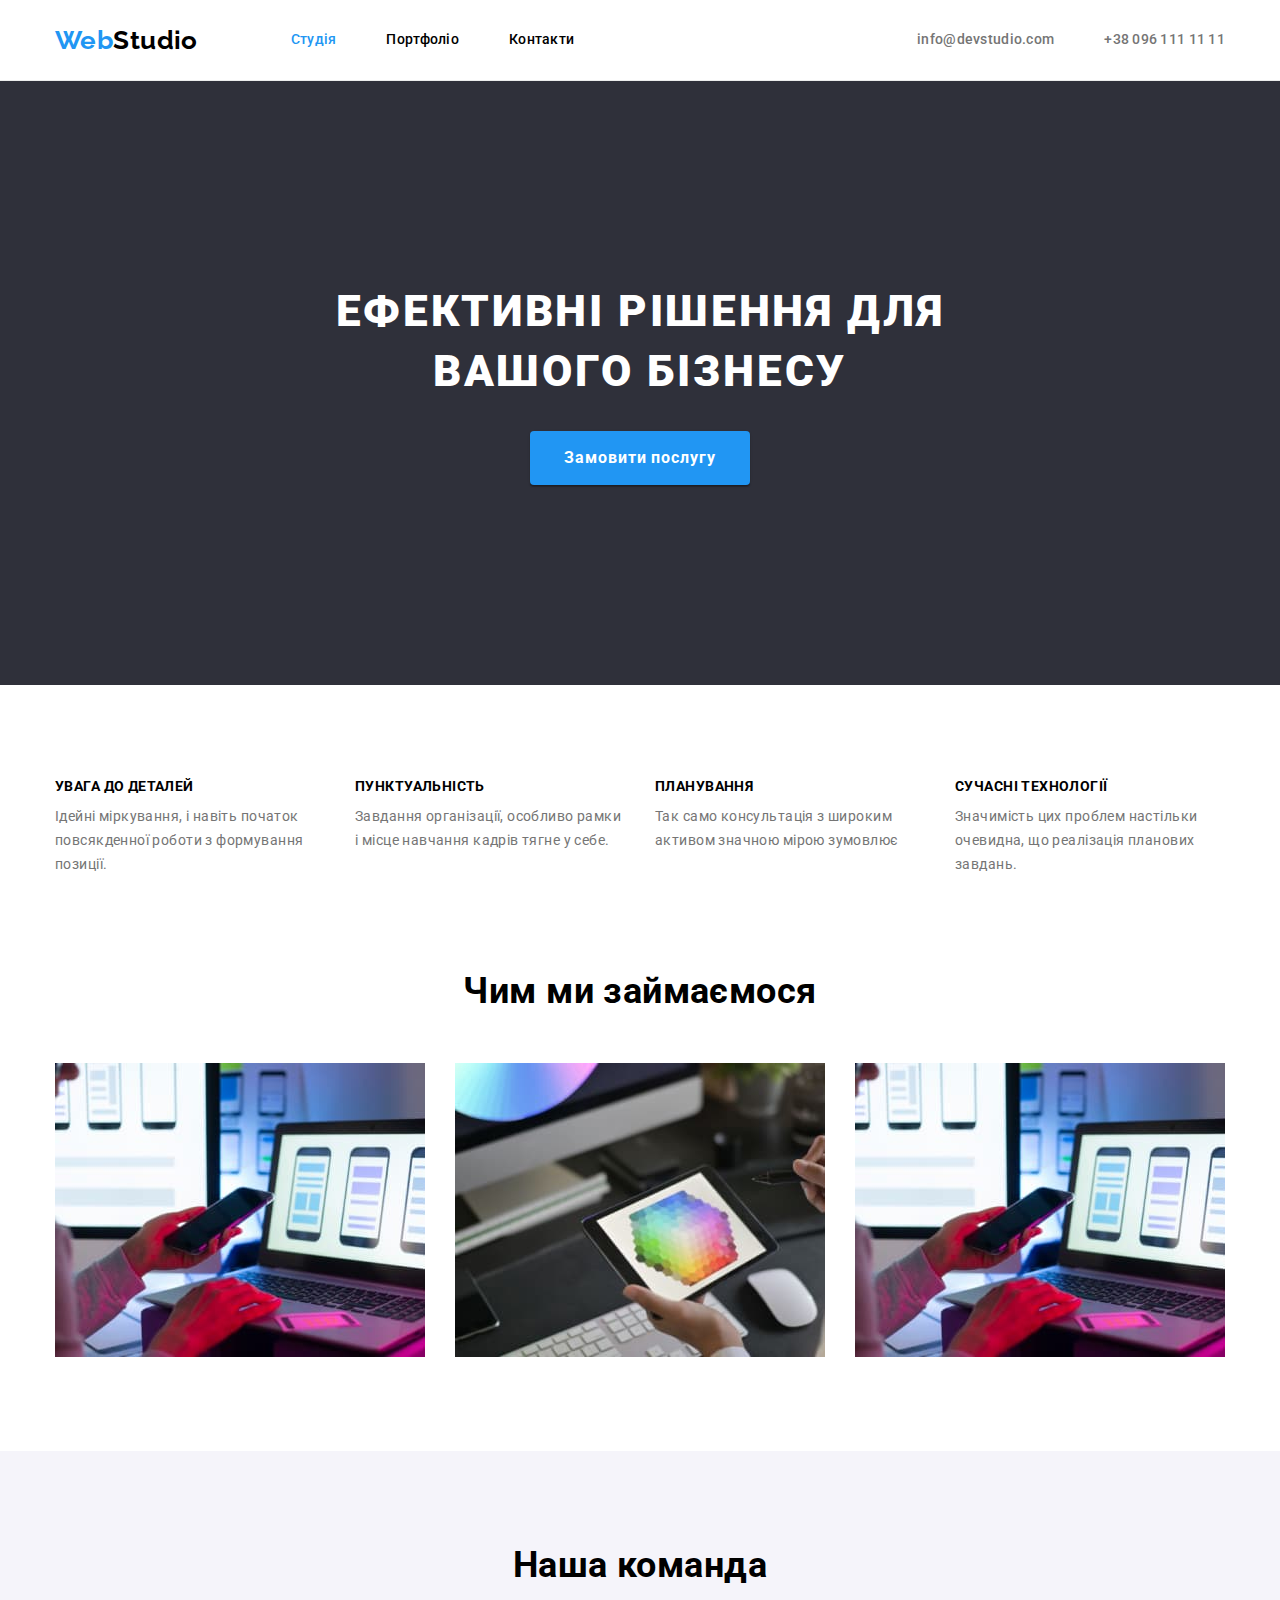
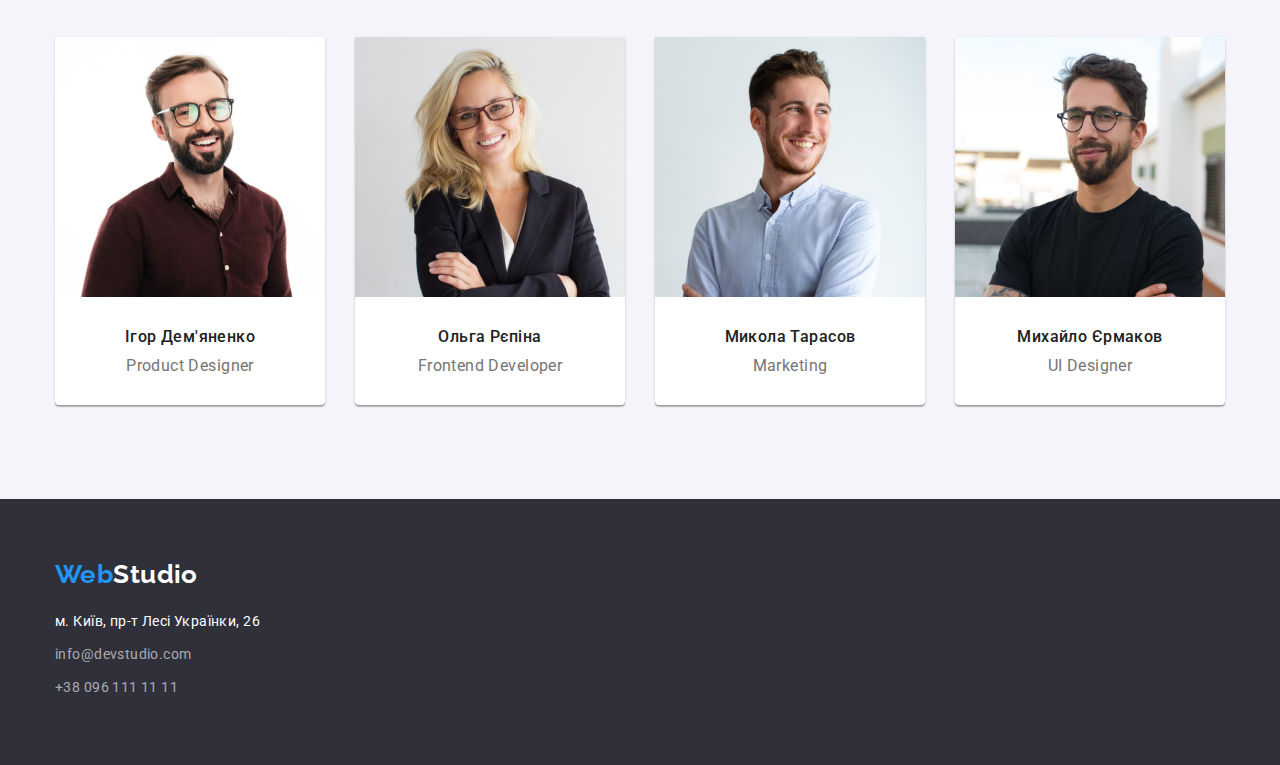
<file: index.html>
<!DOCTYPE html>
<html lang="uk">
<head>
  <meta charset="UTF-8">
  <meta http-equiv="X-UA-Compatible" content="IE=edge">
  <meta name="viewport" content="width=device-width, initial-scale=1.0">
  <!-- FONTS -->
  <link href="https://fonts.googleapis.com/css2?family=Raleway:wght@700&family=Roboto:wght@400;500;700;900&display=swap" rel="stylesheet">
  <!--MODERN-NORMALIZE  -->
  <link rel="stylesheet" href="https://cdn.jsdelivr.net/npm/modern-normalize@1.1.0/modern-normalize.min.css">
  
  <link rel="stylesheet" href="./css/styles.css" />
  <title>WebStudio</title>
</head>
<body>

  <!-- HEDEAR -->
  <header class="header">
    <div class="container header-container">
      <nav class="nav">
      <a class="logo" href="./index.html"><span class="logo-decoration">Web</span>Studio</a>
        <ul class="list-nav list">
          <li class="item-list"><a class="link current" href="./index.html">Студія</a></li>
          <li class="item-list"><a class="link" href="./portfolio.html">Портфоліо</a></li>
          <li class="item-list"><a class="link" href="#">Контакти</a></li>
        </ul>
      </nav>

      <ul class="list-contact list">
        <li class="item-contact"><a class="link" href="mailto:info@devstudio.com">info@devstudio.com</a></li>
        <li class="item-contact"><a class="link" href="tel:+380961111111">+38 096 111 11 11</a></li>
      </ul>
    </div>
  </header>
  <main>

    <!-- HERO -->
    <section class="hero section">
      <div class="container">
        <h1 class="hero-title">Ефективні рішення для вашого бізнесу</h1>
        <button class="btn-hero" type="button">Замовити послугу</button>
      </div>
    </section>

    <!-- ADVANTAGES -->
    <section class="advantages section">
      <h2 class="visually-hidden">Переваги</h2>
        <div class="container">
          <ul class="list-advantages list">
            <li class="item-advantages">
              <h3 class=advantages-title>УВАГА ДО ДЕТАЛЕЙ</h3>
              <p class="advantages-text">Ідейні міркування, і навіть початок повсякденної роботи з формування позиції.</p>
            </li>
            <li class="item-advantages">
              <h3 class="advantages-title">ПУНКТУАЛЬНІСТЬ</h3>
              <p class="advantages-text">Завдання організації, особливо рамки і місце навчання кадрів тягне у себе.</p>
            </li>
            <li class="item-advantages">
              <h3 class="advantages-title">ПЛАНУВАННЯ</h3>
              <p class="advantages-text">Так само консультація з широким активом значною мірою зумовлює</p>
            </li>
            <li class="item-advantages">
              <h3 class="advantages-title">СУЧАСНІ ТЕХНОЛОГІЇ</h3>
              <p class="advantages-text">Значимість цих проблем настільки очевидна, що реалізація планових завдань.</p>
            </li>
          </ul>
      </div>
    </section>

    <!-- WORK -->
    <section class="work section">
      <div class="container">
        <h2 class="section-title">Чим ми займаємося</h2>
          <ul class="list-work list">
            <li>
              <img src="./images/img-work-1.jpg" alt="зображення роботи над кодом" width="370" height="294">
            </li>

            <li>
              <img src="./images/img-work-2.jpg" alt="зображення роботи над мобільним додатком" width="370" height="294">
            </li>

            <li>
              <img src="./images/img-work-1.jpg" alt="зображення роботи над дизайном" width="370" height="294">
            </li>
          </ul>
      </div>
    </section>

    <!-- TEAM -->
    <section class="team section">
      <div class="container">
        <h2 class="section-title">Наша команда</h2>
          <ul class="list-team list">
            <li class="item-team">
              <img src="./images/img-product-designer.jpg" alt="Ігор Дем'яненко" width="270" height="260">
              <div class="card-team">
                <h3 class="team-subtitle">Ігор Дем'яненко</h3>
                <p class="team-text" lang="en">Product Designer</p>
              </div>
            </li>

            <li class="item-team">
              <img src="./images/img-frontend-developer.jpg" alt="Ольга Рєпіна" width="270" height="260">
              <div class="card-team">
                <h3 class="team-subtitle">Ольга Рєпіна</h3>
                <p class="team-text" lang="en">Frontend Developer</p>
              </div>
            </li>

            <li class="item-team">
              <img src="./images/img-marketing.jpg" alt="Микола Тарасов" width="270" height="260">
              <div class="card-team">
                <h3 class="team-subtitle">Микола Тарасов</h3>
                <p class="team-text" lang="en">Marketing</p>
              </div>
            </li>

            <li class="item-team">
              <img src="./images/img-ul-designer.jpg" alt="Михайло Єрмаков" width="270" height="260">
              <div class="card-team">
                <h3 class="team-subtitle">Михайло Єрмаков</h3>
                <p class="team-text" lang="en">UI Designer</p>
              </div>
            </li>
          </ul>
    </div>
    </section>
  </main>

  <!-- FOOTER -->
  <footer class="footer">
    <div class="container">
      <a class="logo" href="./index.html"><span class="logo-decoration">Web</span>Studio</a>
      <address class="footer-address">
        <ul class="footer-list list">
          <li class="item-footer"><a class="link-adres" href="">м. Київ, пр-т Лесі Українки, 26</a></li>
          <li class="item-footer"><a class="link" href="mailto:info@devstudio.com">info@devstudio.com</a></li>
          <li class="item-footer"><a class="link" href="tel:+380961111111">+38 096 111 11 11</a></li>
        </ul>
      </address>
    </div>
  </footer>
</body>
</html>
</file>
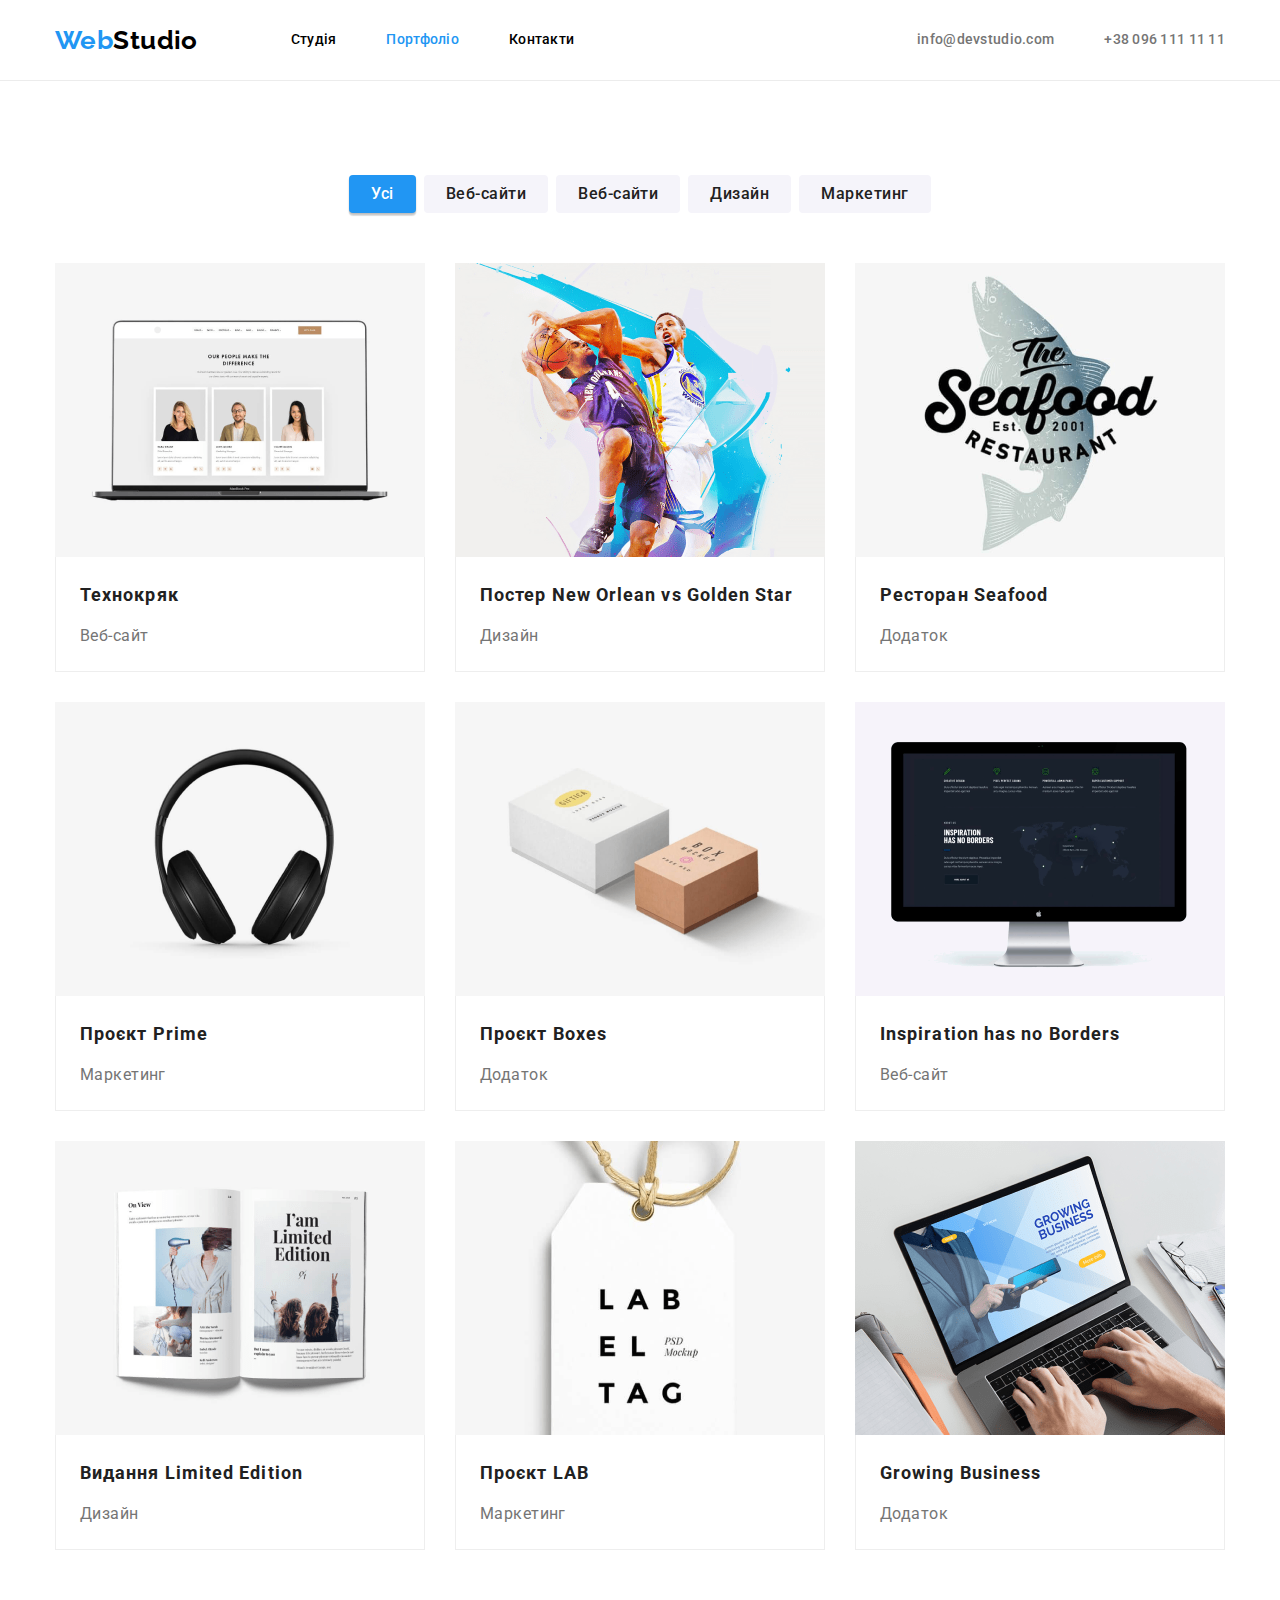
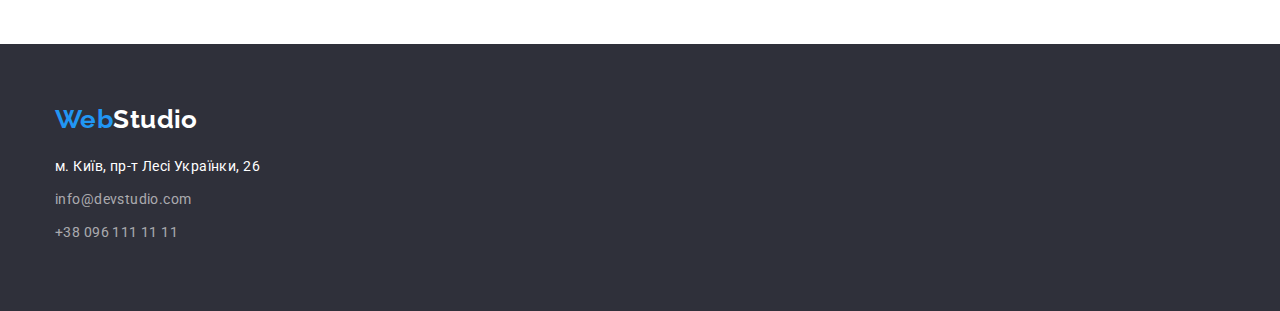
<file: portfolio.html>
<!DOCTYPE html>
<html lang="uk">
<head>
  <meta charset="UTF-8">
  <meta http-equiv="X-UA-Compatible" content="IE=edge">
  <meta name="viewport" content="width=device-width, initial-scale=1.0">
  <!-- FONTS -->
  <link href="https://fonts.googleapis.com/css2?family=Raleway:wght@700&family=Roboto:wght@400;500;700;900&display=swap" rel="stylesheet">
  <!--MODERN-NORMALIZE  -->
  <link rel="stylesheet" href="https://cdn.jsdelivr.net/npm/modern-normalize@1.1.0/modern-normalize.min.css">
  
  <link rel="stylesheet" href="./css/styles.css" />
  <title>WebStudio</title>
</head>
<body>

 <!-- HEDEAR -->
 <header class="header">
  <div class="container header-container">
    <nav class="nav">
    <a class="logo" href="./index.html"><span class="logo-decoration">Web</span>Studio</a>
      <ul class="list-nav list">
        <li class="item-list"><a class="link" href="./index.html">Студія</a></li>
        <li class="item-list"><a class="link current" href="./portfolio.html">Портфоліо</a></li>
        <li class="item-list"><a class="link" href="#">Контакти</a></li>
      </ul>
    </nav>

    <ul class="list-contact list">
      <li class="item-contact"><a class="link mail" href="mailto:info@devstudio.com">info@devstudio.com</a></li>
      <li class="item-contact"><a class="link" href="tel:+380961111111">+38 096 111 11 11</a></li>
    </ul>
  </div>
</header>

<main>
  <section class="portfolio sectio">
    <div class="container">
    <h1 class="visually-hidden ">Портфоліо</h1>
    <ul class="list-btn list">
      <li>
        <button class="btn-portfolio active" type="button">Усі</button>
      </li>
      <li>
        <button class="btn-portfolio" type="button">Веб-сайти</button>
      </li>
      <li>
        <button class="btn-portfolio" type="button">Веб-сайти</button>
      </li>
      <li>
        <button class="btn-portfolio" type="button">Дизайн</button>
      </li>
      <li>
        <button class="btn-portfolio" type="button">Маркетинг</button>
      </li>
    </ul>

    <ul class="list-portfolio list">
      <li>
        <img src="./images/portfolio-images/portfolio-img.1-min.png" alt="Зображений ноутбук з відкритим сайтом" height="294" width="370">
        <div class="portfolio-card">
          <h2 class="title">Технокряк</h2>
          <p class="text">Веб-сайт</p>
        </div>
      </li>

      <li>
        <img src="./images/portfolio-images/portfolio-img.2-min.png" alt="Постер з двома баскедболістами" height="294" width="370">
        <div class="portfolio-card">
          <h2 class="title">Постер New Orlean vs Golden Star</h2>
          <p class="text">Дизайн</p>
        </div>
      </li>

      <li>
        <img src="./images/portfolio-images/portfolio-img.3-min.png" alt="Логотип ресторану" height="294" width="370">
        <div  class="portfolio-card">
          <h2 class="title">Ресторан Seafood</h2>
          <p class="text">Додаток</p>
        </div>
      </li>
      <li>
        <img src="./images/portfolio-images/portfolio-img.4-min.png" alt="Зображення чорних навушників" height="294" width="370">
        <div  class="portfolio-card">
          <h2 class="title">Проєкт Prime</h2>
          <p class="text">Маркетинг</p>
        </div>
      </li>

      <li>
        <img src="./images/portfolio-images/portfolio-img.5-min.png" alt="Зображення двох коробок" height="294" width="370">
        <div  class="portfolio-card">
          <h2 class="title">Проєкт Boxes</h2>
          <p class="text">Додаток</p>
        </div>
      </li>

      <li>
        <img src="./images/portfolio-images/portfolio-img.6-min.png" alt="Монітор комп'ютера" height="294" width="370">
        <div  class="portfolio-card">
          <h2 class="title">Inspiration has no Borders</h2>
          <p class="text">Веб-сайт</p>
        </div>
      </li>

      <li>
        <img src="./images/portfolio-images/portfolio-img.7-min.png" alt="Зображиний журнал" height="294" width="370">
        <div  class="portfolio-card">
          <h2 class="title">Видання Limited Edition</h2>
          <p class="text">Дизайн</p>
        </div>
      </li>

      <li>
        <img src="./images/portfolio-images/portfolio-img.8-min.png" alt="Зображеня лейбла" height="294" width="370">
        <div  class="portfolio-card">
          <h2 class="title">Проєкт LAB</h2>
          <p class="text">Маркетинг</p>
        </div>
      </li>

      <li>
        <img src="./images/portfolio-images/portfolio-img.9-min.png" alt="Зображиний ноутбук" height="294" width="370">
        <div  class="portfolio-card">
          <h2 class="title">Growing Business</h2>
          <p class="text">Додаток</p>
        </div>
      </li>
    </ul>
  </div>
  </section>
</main>
<!-- FOOTER -->
<footer class="footer">
  <div class="container">
    <a class="logo" href="./index.html"><span class="logo-decoration">Web</span>Studio</a>
    <address class="footer-address">
      <ul class="footer-list list">
        <li class="item-footer"><a class="link-adres" href="">м. Київ, пр-т Лесі Українки, 26</a></li>
        <li class="item-footer"><a class="link" href="mailto:info@devstudio.com">info@devstudio.com</a></li>
        <li class="item-footer"><a class="link" href="tel:+380961111111">+38 096 111 11 11</a></li>
      </ul>
    </address>
  </div>
</footer>
</body>
</html>
</file>
<file: css/styles.css>
/* Колір h2.h3 #212121*/
/* Колір тексту на темному фоні #FFFFFF */
/* Колір фона #FFFFFF */
/* Другорядний колір фона #2F303A*/
/* Другорядний колір тексту #757575*/
/* Колір тексту address rgba(255, 255, 255, 0.6); */
/* Колір акценту #2196F3*/



:root {
    --primary-font: "Roboto", sans-serif;
    --secondary-font: "Raleway", sans-serif;
    --primary-text-dark-color: #212121;
    --secondary-text-dark-color: #757575;
    --primary-text-light-color: #FFFFFF;
    --secondary-text-light-color: rgba(255, 255, 255, 0.6);
    --primary-background-color: #FFFFFF;
    --secondary-background-color:#2F303A;
    --accent-color: #2196F3;
  }
  
  img {
      display: block;
      max-width: 100%;
      height: auto;
  }
  
  .list {
    list-style: none;
  }
  
  .link{
    text-decoration: none;
  }
  
  h1,
  h2,
  h3,
  h4,
  p {
    margin-top: 0;
    margin-bottom: 0;
  }
  
  button {
    cursor: pointer;
  }
  
  ul,ol {
    margin-top: 0;
    margin-bottom: 0;
    padding-left: 0;
  }
  
  body {
    color: var(--primary-text-color);
    box-sizing: border-box;
    font-family: Roboto, sans-serif;
    letter-spacing: 0.03em;
    font-size: 14px;
    background-color: var(--primary-background-color);
  }
  
  .container {
    width: 1200px;
    margin-left: auto;
    margin-right: auto;
    padding-left: 15px;
    padding-right: 15PX;
  }
  
  .section {
    padding-top: 94px;
    padding-bottom: 94px;
  }
  
  /* HEADER*/
  
  .header {
    border-bottom: 1px solid #ECECEC;
  }
  
  
  .header-container {
    display: flex;
    justify-content: space-between;
  }
  
  .nav {
    display: flex;
    align-items: center;
  
  }
  
  /* LOGO */
  .logo{
  font-family: var(--secondary-font);
  font-weight: 700;
  font-size: 26px;
  line-height: 1.19;
  text-decoration: none;
  margin-right: 93px;
  display: block;
  
  color: var(--primary-text-color);
  }
  
  .logo-decoration {
    font-size: 26px;
    line-height: 1.12;
    color: var(--accent-color);
  }
  
  /* LIST-NAV*/
  .list-nav {
    display: flex;
    column-gap: 50px;
  }
  
  .list-nav .link {
    font-weight: 500;
    line-height: 1.14;
    letter-spacing: 0.02em;
    text-decoration: none;
    display: block;
    padding: 32px 0;
  
    color: var(--primary-text-color);
  }
  
  .list-nav .link:hover,
  .list-nav .link:focus{
    color: var(--accent-color)
  }
  
  .list-nav .link.current {
    color:  var(--accent-color);
  }
  
  /* CONTACT-LIST  */
  .list-contact {
    display: flex;
    align-items: center;
  }
  
  .item-contact {
    margin-right: 50px;
  }
  
  .item-contact:last-child{
    margin-right: 0;
  }
  
  .list-contact .link{
  font-weight: 500;
  line-height: 1.14;
  letter-spacing: 0.02em;
  display: block;
  padding: 32px 0;
  
  color: var(--secondary-text-dark-color)
  }
  
  .list-contact .link:hover,
  .list-contact .link:focus {
    color: var(--accent-color)
  }
  
  /* HERO */
  
  .hero {
    background-color: #2F303A;
    padding-top: 200px;
    padding-bottom: 200px;
    text-align: center;
  }
  
  .hero-title {
    font-family: var(--primary-font);
    font-weight: 900;
    font-size: 44px;
    line-height: 1.37;
  
    margin-left: auto;
    margin-right: auto;
    text-align: center;
    letter-spacing: 0.06em;
    text-transform: uppercase;
    display: block;
    width: 696px;
  
    color: var(--primary-text-light-color);
  }
  
  /* HERO BTN */
  
  .btn-hero {
  font-family: inherit;
  font-weight: 700;
  font-size: 16px;
  line-height: 1.87;
  text-align: center;
  letter-spacing: 0.06em;
  cursor: pointer;
  padding: 10px 32px;
  border-color: transparent;
  box-shadow: 0px 1px 3px rgba(0, 0, 0, 0.12), 0px 1px 1px rgba(0, 0, 0, 0.14), 0px 2px 1px rgba(0, 0, 0, 0.2);
  border-radius: 4px;
  margin-top: 30px;
  color: var(--primary-text-light-color);
  background-color: var(--accent-color);
}
  
  .btn-hero:hover,
  .btn-hero:focus {
    background-color:#188CE8
  }
  
  .section-title {
    font-weight: 700;
    font-size: 36px;
    line-height: 1.16;
    text-align: center;
  
    margin-bottom: 50px;
  
    color: var(--primary-text-color);
  }
  
  /* ADVANTAGES */
  
  .visually-hidden {
    position: absolute;
    white-space: nowrap;
    width: 1px;
    height: 1px;
    overflow: hidden;
    border: 0;
    padding: 0;
    clip: rect(0 0 0 0);
    clip-path: inset(50%);
    margin: -1px;
  }
  
  .list-advantages{
    display: flex;
    column-gap: 30px;
  }
  
  .item-advantages{
    flex-basis: calc((100% - 90px) / 4);
  }
  
  .advantages-title{
    font-size: 14px;
    font-weight: 700;
    line-height: 1.14;
    text-transform: uppercase;
  
  
  }
  
  .advantages-text{
    line-height: 1.71;
    margin-top: 10px;
  
    color: var(--secondary-text-dark-color)
  
  }

/* WORK */

.work {
    padding-top: 0;
  }
  
  .list-work {
    display: flex;
    column-gap: 30px ;
  }
  
  /* TEAM */
  
  .team {
    padding-top: 94px;
    padding-bottom: 94px;
    background-color: #F5F4FA;
  }
  
  .list-team {
    display: flex;
    column-gap: 30px;
  }
  
  .item-team {
    box-shadow: 0px 1px 3px rgba(0, 0, 0, 0.12), 0px 1px 1px rgba(0, 0, 0, 0.14),
      0px 2px 1px rgba(0, 0, 0, 0.2);
    border-radius: 0px 0px 4px 4px;
    background-color: #ffffff;
  }
    
  .card-team {
    padding: 30px 0;
  }
  
  .team-subtitle {
    font-weight: 500;
    font-size: 16px;
    line-height: 1.19;
    text-align: center;
  
    color: var(--primary-text-dark-color)
  }
  
  .team-text {
    font-size: 16px;
    line-height: 1.19;
    text-align: center;
    margin-top: 10px;
    color: var(--secondary-text-dark-color)
  }
  
  
  
  /*==================================
   PORTFOLIO 
   ==================================*/
   .portfolio {
    padding-top: 94px;
    padding-bottom: 94px;
   }
  
   .list-btn {
    display: flex;
    column-gap: 8px;
    justify-content: center;
   }
  
   .list-btn .btn-portfolio {
  
    font-family:inherit;
    font-style: normal;
    font-weight: 500;
    font-size: 16px;
    line-height: 1.62;
    cursor: pointer;
  
    text-align: center;
    letter-spacing: 0.03em;
    padding: 6px 22px;
  
    background: #F5F4FA;
    border-radius: 4px;
    border: transparent;
  
    color: var(--primary-text-dark-color)
   }
  
   .list-btn .btn-portfolio:hover,
   .list-btn .btn-portfolio:focus {
    background-color:  var(--accent-color);
    color: var(--primary-text-light-color);
   }
  
   .list-btn .active {
    background-color:  var(--accent-color);
    color: var(--primary-text-light-color);
  
    box-shadow: 0px 3px 1px rgba(0, 0, 0, 0.1), 0px 1px 2px rgba(0, 0, 0, 0.08), 0px 2px 2px rgba(0, 0, 0, 0.12);
    border-radius: 4px;
   }
  
   /* PORTFOLIO IMG */
  
   .list-portfolio {
    display: flex;
    flex-wrap: wrap;
    gap: 30px;
    margin-top: 50px;
   }
  
  .portfolio-card {
    padding: 20px  24px;
    background: #FFFFFF;
    border-left: 1px solid #EEEEEE;
    border-right: 1px solid #EEEEEE;
    border-bottom: 1px solid #EEEEEE;
    border-top: transparent;
  }
  
   .list-portfolio .title {
    font-weight: 700;
    font-size: 18px;
    line-height: 2;
    letter-spacing: 0.06em;
    color:var(--primary-text-dark-color);
   }
  
   .list-portfolio .text {
  
    font-style: normal;
    font-weight: 400;
    font-size: 16px;
    line-height: 30px;
    margin-top: 8px;
    color: var(--secondary-text-dark-color);
   }
   
  /* FOOTER*/
  
  .footer {
    padding-top: 60px;
    padding-bottom: 66px;
    background-color: var(--secondary-background-color);
  }
  
  
  .footer .logo {
    font-family: var(--secondary-font);
    font-weight: 700;
    font-size: 26px;
    line-height: 1.19;
    text-decoration: none;
    color: var(--primary-text-light-color);
    margin-right: 0;
    
  }
  
  .footer .logo-decoration {
    font-size: 26px;
    line-height: 1.19;
    color: var(--accent-color);
  }
  
  .footer-address {
    font-style: normal;
    margin-top: 20px;
  }
  
  .item-footer {
    margin-top: 9px;
  }
  
  .item-footer:first-child {
    margin-top: 0;
  }
  
  .footer .link-adres {
    display: block;
    line-height: 1.71;
    text-decoration: none;
  
    color: var(--primary-text-light-color)
    }
  
  .footer .link {
    display: block;
    line-height: 1.71;
    text-decoration: none;
  
    color: var(--secondary-text-light-color)
  }
  
  .footer .link:hover,
  .footer .link:focus {
    color:var(--accent-color);
  }
</file>
